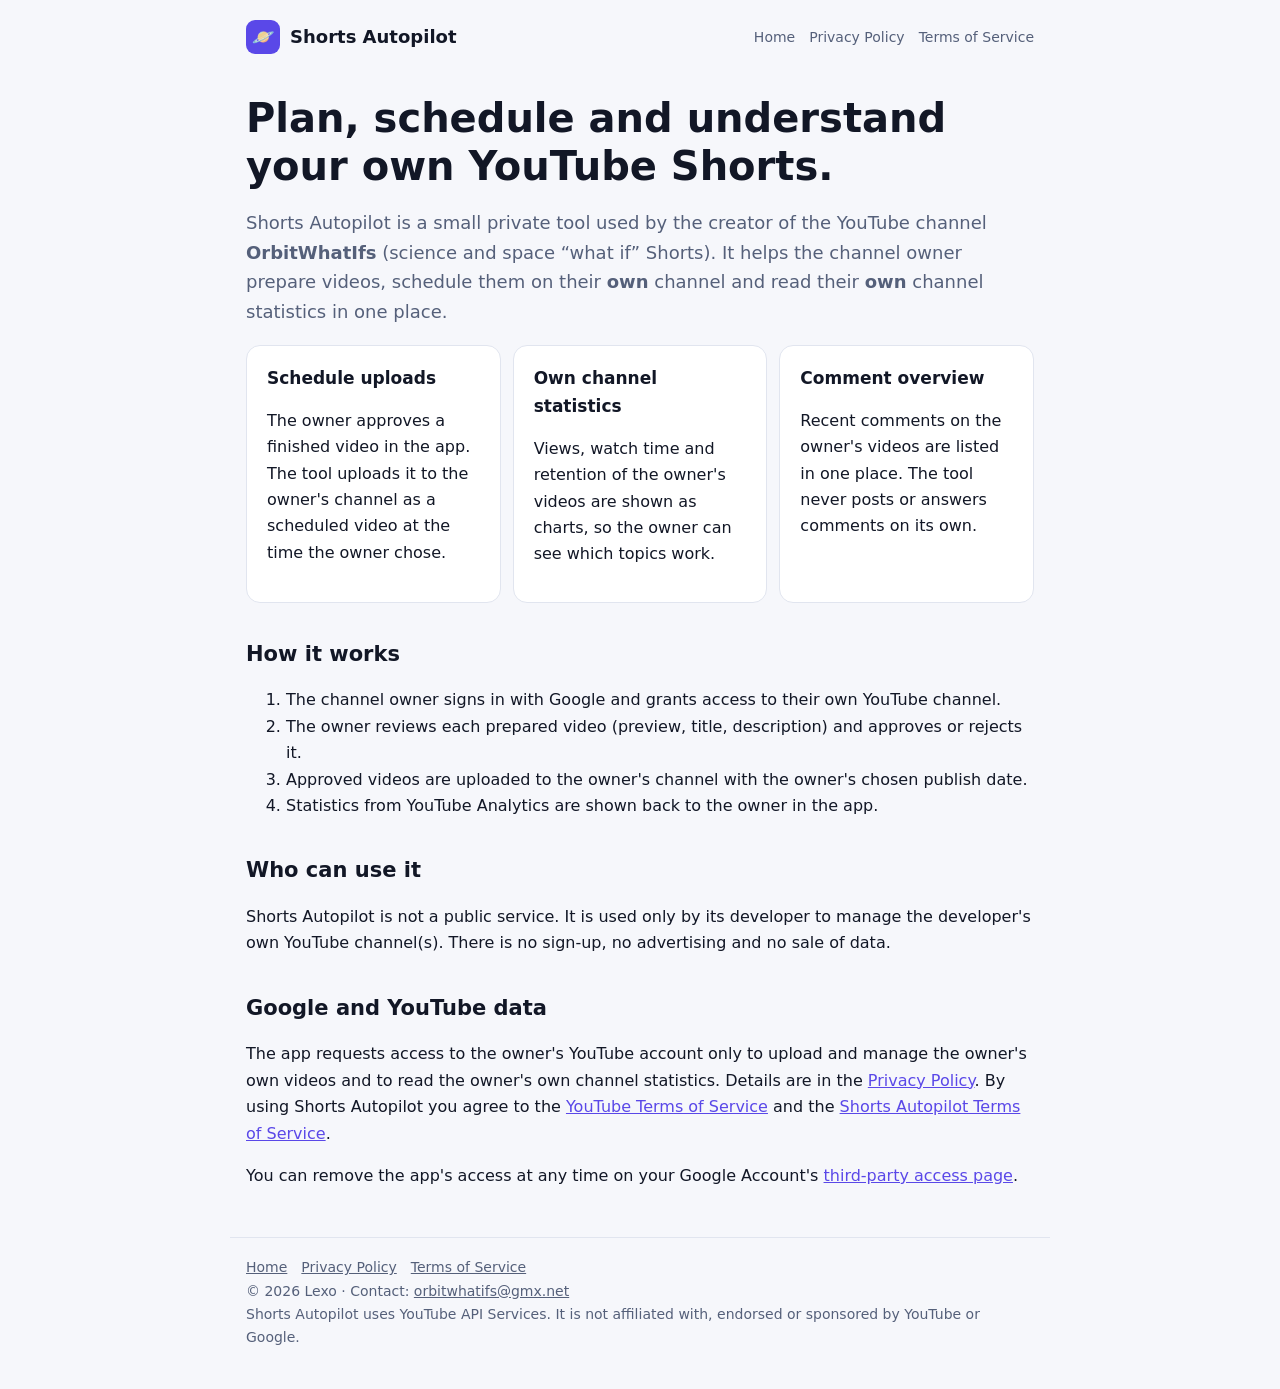
<file: index.html>
<!doctype html>
<html lang="en"><head><meta charset="utf-8"><meta name="viewport" content="width=device-width,initial-scale=1">
<title>Shorts Autopilot</title><meta name="description" content="Shorts Autopilot is a private tool that helps the OrbitWhatIfs YouTube channel plan, schedule and analyse its own videos.">
<link rel="stylesheet" href="style.css"></head><body>
<header><a class="brand" href="index.html"><span class="logo">🪐</span>Shorts Autopilot</a>
<nav><a href="index.html">Home</a><a href="privacy.html">Privacy Policy</a><a href="terms.html">Terms of Service</a></nav></header>
<main>
<h1>Plan, schedule and understand your own YouTube Shorts.</h1>
<p class="lead">Shorts Autopilot is a small private tool used by the creator of the YouTube channel
<b>OrbitWhatIfs</b> (science and space “what if” Shorts). It helps the channel owner prepare videos,
schedule them on their <b>own</b> channel and read their <b>own</b> channel statistics in one place.</p>

<div class="grid">
<div class="card"><h3>Schedule uploads</h3><p>The owner approves a finished video in the app. The tool uploads it to the owner's channel as a scheduled video at the time the owner chose.</p></div>
<div class="card"><h3>Own channel statistics</h3><p>Views, watch time and retention of the owner's videos are shown as charts, so the owner can see which topics work.</p></div>
<div class="card"><h3>Comment overview</h3><p>Recent comments on the owner's videos are listed in one place. The tool never posts or answers comments on its own.</p></div>
</div>

<h2>How it works</h2>
<ol>
<li>The channel owner signs in with Google and grants access to their own YouTube channel.</li>
<li>The owner reviews each prepared video (preview, title, description) and approves or rejects it.</li>
<li>Approved videos are uploaded to the owner's channel with the owner's chosen publish date.</li>
<li>Statistics from YouTube Analytics are shown back to the owner in the app.</li>
</ol>

<h2>Who can use it</h2>
<p>Shorts Autopilot is not a public service. It is used only by its developer to manage the developer's
own YouTube channel(s). There is no sign-up, no advertising and no sale of data.</p>

<h2>Google and YouTube data</h2>
<p>The app requests access to the owner's YouTube account only to upload and manage the owner's own videos
and to read the owner's own channel statistics. Details are in the <a href="privacy.html">Privacy Policy</a>.
By using Shorts Autopilot you agree to the <a href="https://www.youtube.com/t/terms">YouTube Terms of Service</a>
and the <a href="terms.html">Shorts Autopilot Terms of Service</a>.</p>
<p>You can remove the app's access at any time on your Google Account's
<a href="https://myaccount.google.com/permissions">third-party access page</a>.</p>
</main>
<footer><a href="index.html">Home</a><a href="privacy.html">Privacy Policy</a><a href="terms.html">Terms of Service</a><br>
© 2026 Lexo · Contact: <a href="mailto:orbitwhatifs@gmx.net">orbitwhatifs@gmx.net</a><br>
Shorts Autopilot uses YouTube API Services. It is not affiliated with, endorsed or sponsored by YouTube or Google.</footer>
</body></html>
</file>
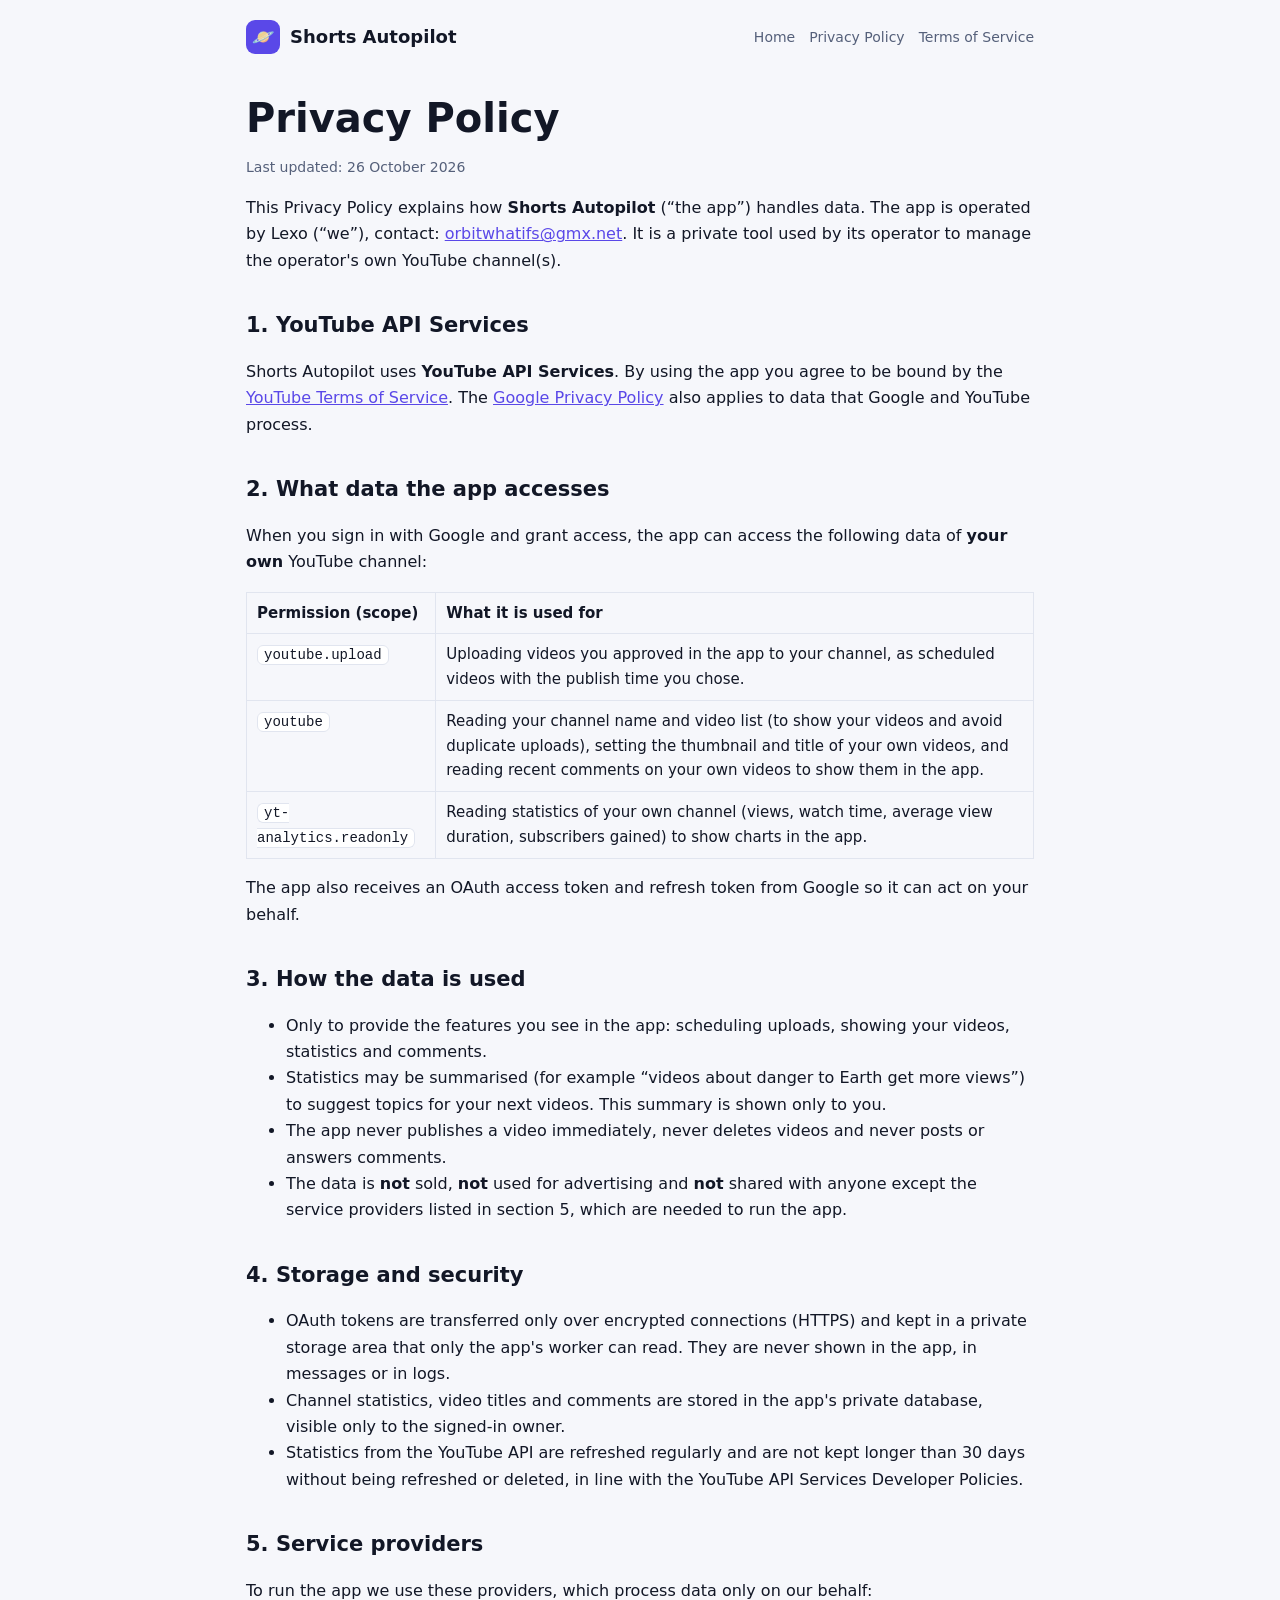
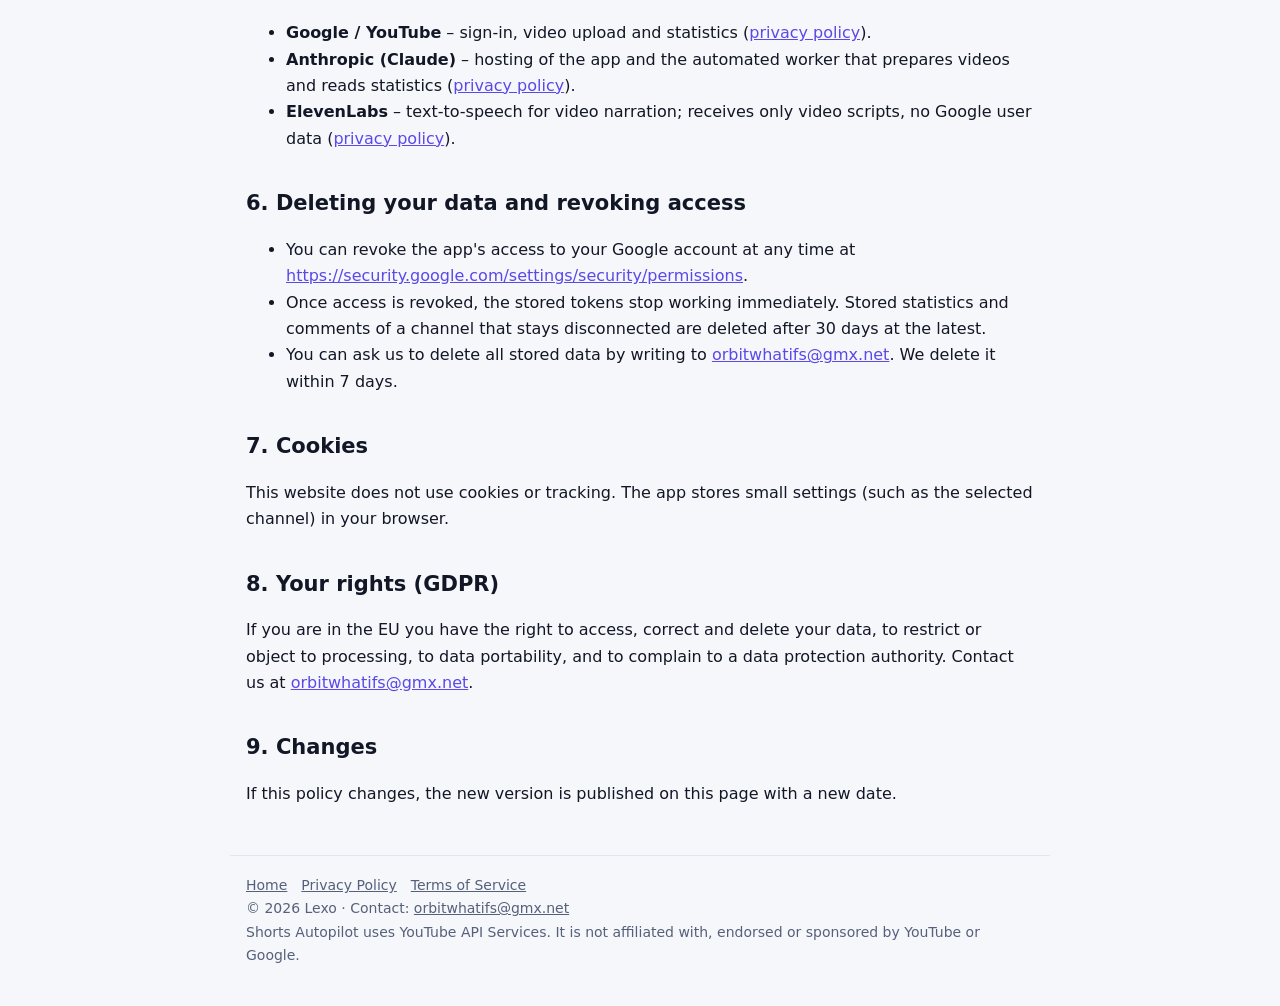
<file: privacy.html>
<!doctype html>
<html lang="en"><head><meta charset="utf-8"><meta name="viewport" content="width=device-width,initial-scale=1">
<title>Privacy Policy – Shorts Autopilot</title><meta name="description" content="Shorts Autopilot is a private tool that helps the OrbitWhatIfs YouTube channel plan, schedule and analyse its own videos.">
<link rel="stylesheet" href="style.css"></head><body>
<header><a class="brand" href="index.html"><span class="logo">🪐</span>Shorts Autopilot</a>
<nav><a href="index.html">Home</a><a href="privacy.html">Privacy Policy</a><a href="terms.html">Terms of Service</a></nav></header>
<main>
<h1>Privacy Policy</h1>
<p class="small">Last updated: 26 October 2026</p>

<p>This Privacy Policy explains how <b>Shorts Autopilot</b> (“the app”) handles data. The app is operated by
Lexo (“we”), contact: <a href="mailto:orbitwhatifs@gmx.net">orbitwhatifs@gmx.net</a>. It is a private
tool used by its operator to manage the operator's own YouTube channel(s).</p>

<h2>1. YouTube API Services</h2>
<p>Shorts Autopilot uses <b>YouTube API Services</b>. By using the app you agree to be bound by the
<a href="https://www.youtube.com/t/terms">YouTube Terms of Service</a>. The
<a href="https://policies.google.com/privacy">Google Privacy Policy</a> also applies to data that Google and YouTube process.</p>

<h2>2. What data the app accesses</h2>
<p>When you sign in with Google and grant access, the app can access the following data of <b>your own</b> YouTube channel:</p>
<table>
<tr><th>Permission (scope)</th><th>What it is used for</th></tr>
<tr><td><code>youtube.upload</code></td><td>Uploading videos you approved in the app to your channel, as scheduled videos with the publish time you chose.</td></tr>
<tr><td><code>youtube</code></td><td>Reading your channel name and video list (to show your videos and avoid duplicate uploads), setting the thumbnail and title of your own videos, and reading recent comments on your own videos to show them in the app.</td></tr>
<tr><td><code>yt-analytics.readonly</code></td><td>Reading statistics of your own channel (views, watch time, average view duration, subscribers gained) to show charts in the app.</td></tr>
</table>
<p>The app also receives an OAuth access token and refresh token from Google so it can act on your behalf.</p>

<h2>3. How the data is used</h2>
<ul>
<li>Only to provide the features you see in the app: scheduling uploads, showing your videos, statistics and comments.</li>
<li>Statistics may be summarised (for example “videos about danger to Earth get more views”) to suggest topics for your next videos. This summary is shown only to you.</li>
<li>The app never publishes a video immediately, never deletes videos and never posts or answers comments.</li>
<li>The data is <b>not</b> sold, <b>not</b> used for advertising and <b>not</b> shared with anyone except the service providers listed in section 5, which are needed to run the app.</li>
</ul>

<h2>4. Storage and security</h2>
<ul>
<li>OAuth tokens are transferred only over encrypted connections (HTTPS) and kept in a private storage area that only the app's worker can read. They are never shown in the app, in messages or in logs.</li>
<li>Channel statistics, video titles and comments are stored in the app's private database, visible only to the signed-in owner.</li>
<li>Statistics from the YouTube API are refreshed regularly and are not kept longer than 30 days without being refreshed or deleted, in line with the YouTube API Services Developer Policies.</li>
</ul>

<h2>5. Service providers</h2>
<p>To run the app we use these providers, which process data only on our behalf:</p>
<ul>
<li><b>Google / YouTube</b> – sign-in, video upload and statistics (<a href="https://policies.google.com/privacy">privacy policy</a>).</li>
<li><b>Anthropic (Claude)</b> – hosting of the app and the automated worker that prepares videos and reads statistics (<a href="https://www.anthropic.com/legal/privacy">privacy policy</a>).</li>
<li><b>ElevenLabs</b> – text-to-speech for video narration; receives only video scripts, no Google user data (<a href="https://elevenlabs.io/privacy-policy">privacy policy</a>).</li>
</ul>

<h2>6. Deleting your data and revoking access</h2>
<ul>
<li>You can revoke the app's access to your Google account at any time at
<a href="https://security.google.com/settings/security/permissions">https://security.google.com/settings/security/permissions</a>.</li>
<li>Once access is revoked, the stored tokens stop working immediately. Stored statistics and comments of a channel that stays disconnected are deleted after 30 days at the latest.</li>
<li>You can ask us to delete all stored data by writing to <a href="mailto:orbitwhatifs@gmx.net">orbitwhatifs@gmx.net</a>. We delete it within 7 days.</li>
</ul>

<h2>7. Cookies</h2>
<p>This website does not use cookies or tracking. The app stores small settings (such as the selected channel) in your browser.</p>

<h2>8. Your rights (GDPR)</h2>
<p>If you are in the EU you have the right to access, correct and delete your data, to restrict or object to processing,
to data portability, and to complain to a data protection authority. Contact us at <a href="mailto:orbitwhatifs@gmx.net">orbitwhatifs@gmx.net</a>.</p>

<h2>9. Changes</h2>
<p>If this policy changes, the new version is published on this page with a new date.</p>
</main>
<footer><a href="index.html">Home</a><a href="privacy.html">Privacy Policy</a><a href="terms.html">Terms of Service</a><br>
© 2026 Lexo · Contact: <a href="mailto:orbitwhatifs@gmx.net">orbitwhatifs@gmx.net</a><br>
Shorts Autopilot uses YouTube API Services. It is not affiliated with, endorsed or sponsored by YouTube or Google.</footer>
</body></html>
</file>
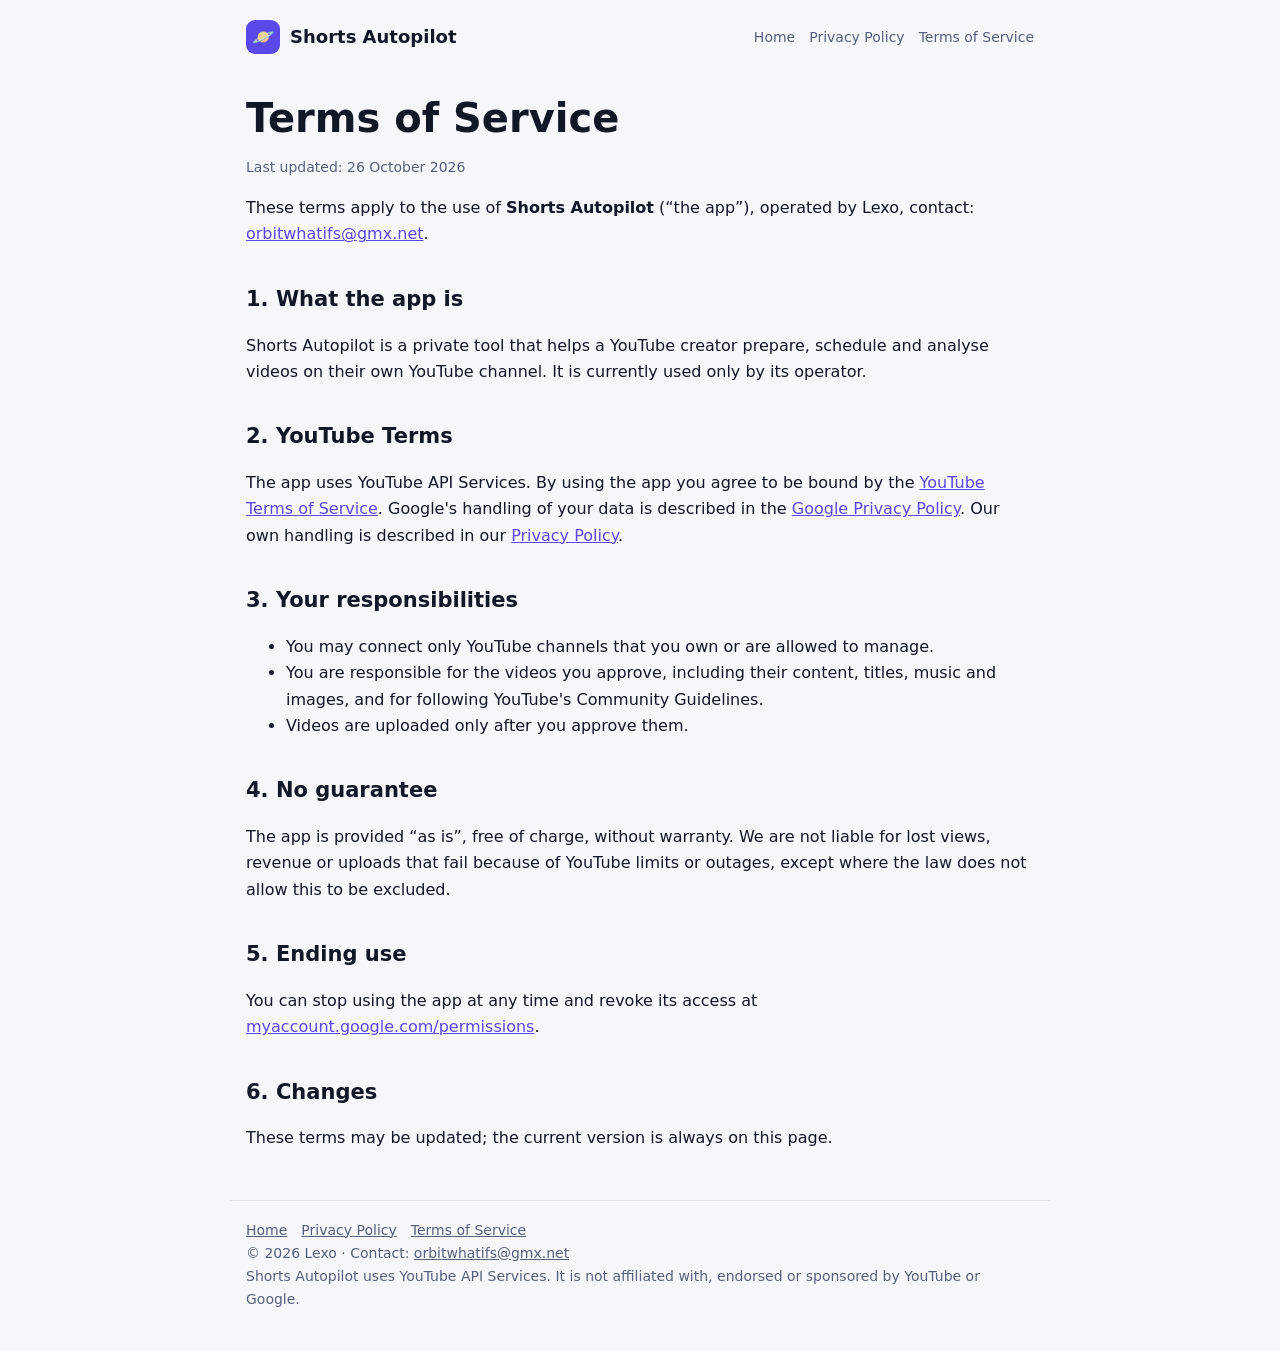
<file: terms.html>
<!doctype html>
<html lang="en"><head><meta charset="utf-8"><meta name="viewport" content="width=device-width,initial-scale=1">
<title>Terms of Service – Shorts Autopilot</title><meta name="description" content="Shorts Autopilot is a private tool that helps the OrbitWhatIfs YouTube channel plan, schedule and analyse its own videos.">
<link rel="stylesheet" href="style.css"></head><body>
<header><a class="brand" href="index.html"><span class="logo">🪐</span>Shorts Autopilot</a>
<nav><a href="index.html">Home</a><a href="privacy.html">Privacy Policy</a><a href="terms.html">Terms of Service</a></nav></header>
<main>
<h1>Terms of Service</h1>
<p class="small">Last updated: 26 October 2026</p>

<p>These terms apply to the use of <b>Shorts Autopilot</b> (“the app”), operated by Lexo,
contact: <a href="mailto:orbitwhatifs@gmx.net">orbitwhatifs@gmx.net</a>.</p>

<h2>1. What the app is</h2>
<p>Shorts Autopilot is a private tool that helps a YouTube creator prepare, schedule and analyse videos on
their own YouTube channel. It is currently used only by its operator.</p>

<h2>2. YouTube Terms</h2>
<p>The app uses YouTube API Services. By using the app you agree to be bound by the
<a href="https://www.youtube.com/t/terms">YouTube Terms of Service</a>. Google's handling of your data is described in the
<a href="https://policies.google.com/privacy">Google Privacy Policy</a>. Our own handling is described in our
<a href="privacy.html">Privacy Policy</a>.</p>

<h2>3. Your responsibilities</h2>
<ul>
<li>You may connect only YouTube channels that you own or are allowed to manage.</li>
<li>You are responsible for the videos you approve, including their content, titles, music and images, and for following YouTube's Community Guidelines.</li>
<li>Videos are uploaded only after you approve them.</li>
</ul>

<h2>4. No guarantee</h2>
<p>The app is provided “as is”, free of charge, without warranty. We are not liable for lost views, revenue or
uploads that fail because of YouTube limits or outages, except where the law does not allow this to be excluded.</p>

<h2>5. Ending use</h2>
<p>You can stop using the app at any time and revoke its access at
<a href="https://myaccount.google.com/permissions">myaccount.google.com/permissions</a>.</p>

<h2>6. Changes</h2>
<p>These terms may be updated; the current version is always on this page.</p>
</main>
<footer><a href="index.html">Home</a><a href="privacy.html">Privacy Policy</a><a href="terms.html">Terms of Service</a><br>
© 2026 Lexo · Contact: <a href="mailto:orbitwhatifs@gmx.net">orbitwhatifs@gmx.net</a><br>
Shorts Autopilot uses YouTube API Services. It is not affiliated with, endorsed or sponsored by YouTube or Google.</footer>
</body></html>
</file>
<file: style.css>
:root{--bg:#0b0f1a;--card:#141a2a;--text:#e8ecf5;--muted:#9aa4bd;--accent:#7c6cff;--line:#26304a}
@media (prefers-color-scheme: light){:root{--bg:#f6f7fb;--card:#fff;--text:#121726;--muted:#55607a;--accent:#5a48e8;--line:#e1e5ef}}
*{box-sizing:border-box}
body{margin:0;background:var(--bg);color:var(--text);font:16px/1.65 system-ui,-apple-system,"Segoe UI",Roboto,sans-serif}
header,main,footer{max-width:820px;margin:0 auto;padding:0 16px}
header{display:flex;align-items:center;justify-content:space-between;gap:12px;padding-top:20px;padding-bottom:12px;flex-wrap:wrap}
.brand{display:flex;align-items:center;gap:10px;font-weight:700;font-size:18px;color:var(--text);text-decoration:none}
.logo{width:34px;height:34px;border-radius:9px;background:var(--accent);display:grid;place-items:center;color:#fff;font-size:18px}
nav a{color:var(--muted);text-decoration:none;margin-left:14px;font-size:14px}
nav a:hover{color:var(--text)}
h1{font-size:clamp(28px,6vw,40px);line-height:1.2;margin:28px 0 12px}
h2{font-size:21px;margin:34px 0 8px}
h3{font-size:17px;margin:22px 0 6px}
p,li{color:var(--text)}
.lead{font-size:18px;color:var(--muted)}
.card{background:var(--card);border:1px solid var(--line);border-radius:14px;padding:18px 20px;margin:16px 0}
.grid{display:grid;grid-template-columns:repeat(auto-fit,minmax(220px,1fr));gap:12px}
.grid .card{margin:0}
a{color:var(--accent)}
code{background:var(--card);border:1px solid var(--line);border-radius:6px;padding:1px 6px;font-size:14px}
table{border-collapse:collapse;width:100%;font-size:15px}
td,th{border:1px solid var(--line);padding:8px 10px;text-align:left;vertical-align:top}
.small{font-size:14px;color:var(--muted)}
footer{border-top:1px solid var(--line);margin-top:48px;padding-top:18px;padding-bottom:40px;font-size:14px;color:var(--muted)}
footer a{color:var(--muted);margin-right:14px}
.card h3{margin-top:0}
</file>
